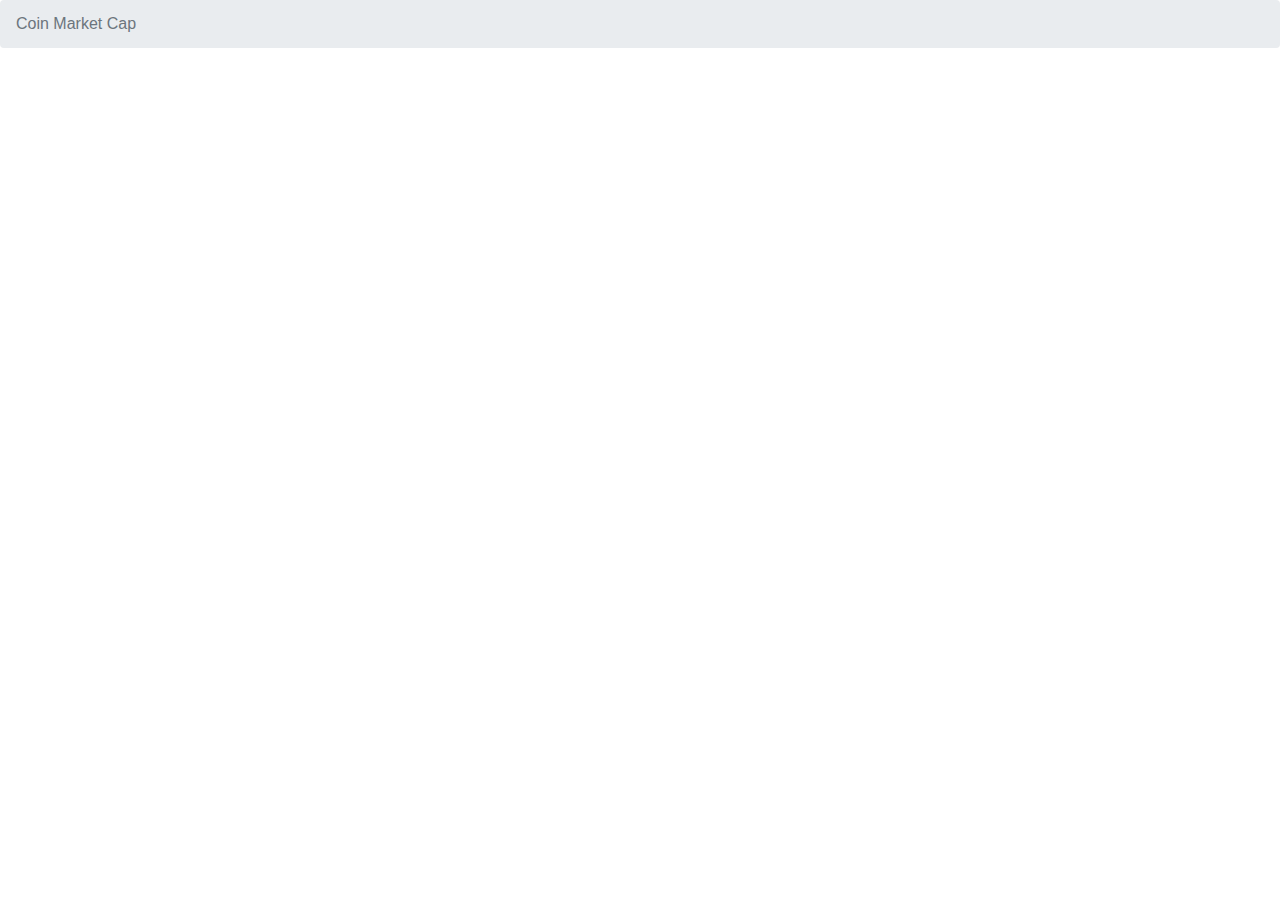
<file: api-criptomoedas/index.html>
<!DOCTYPE html>
<html>
    <head>
        <title>CoinMarketCap</title>
        <link rel="stylesheet" type="text/css"
        href="https://stackpath.bootstrapcdn.com/bootstrap/4.5.0/css/bootstrap.min.css">
        <meta charset="utf-8">       
    </head>
    <body>
        <nav aria-label="breadcrumb">
            <ol class="breadcrumb">
              <li class="breadcrumb-item active" aria-current="page">Coin Market Cap</li>
            </ol>
          </nav>
        
          <div class="d-flex p-3 bd-highlight">
            <div id='coins'></div>
          </div>
       

        <script type="text/javascript">
            //My api key
            var apikey = {
                key: 'SUA API KEY AQUI:)'
            }

        //GET Fetch Requisition
        fetch('https://pro-api.coinmarketcap.com/v1/cryptocurrency/map?CMC_PRO_API_KEY=' +
                apikey.key)
                .then((response) => {
                    if(!response.ok) throw new Error('Erro ao executar a requisição, status ' + response.status);
                    return response.json();
            })
            .then((api) => {
                
                var texto = "";
                // Get 10 coins and symbols 
                for(let i = 0; i < 10; i++){



                //Show API information

                   texto = texto + `
                  
                    <div class="media">
                        <img src="coin.jpg" class="align-self-center mr-3" alt="coin" width="100" height="60">
                        <div class="media-body">
                        <h5 class="mt-2">${api.data[i].name}</h5>
                        <p>${api.data[i].symbol}</p>
                        </div>
                    </div>
               
                    `;

                    document.getElementById("coins").innerHTML = texto;
                    
                }
            })
            .catch((error) => {
                console.error(error.message);
            });
        </script>    
    </body>
</html>
</file>
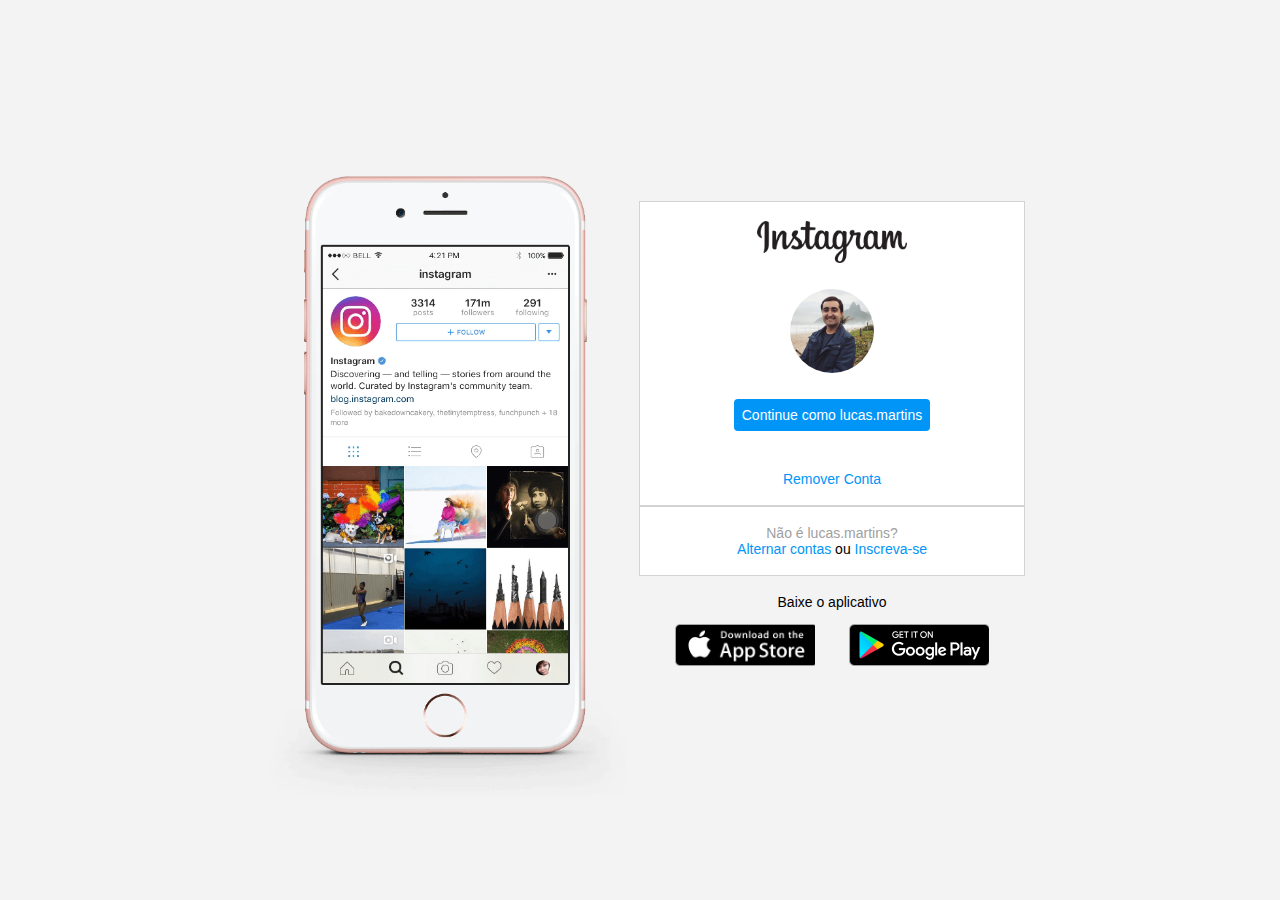
<file: instagram/index.html>
<!DOCTYPE html>
<html lang="pt-br">
<head>
    <meta charset="UTF-8">
    <meta name="viewport" content="width=device-width, initial-scale=1.0">
    <title>Instagram</title>
    <link rel='stylesheet' href='style.css' />
</head>
<body>
    <div class="instagram-wrapper">
        <div class="instagram-phone">
            <img src='./img//instagram-celular.png' alt='celular'/>
        </div>
        <div class="instagram-continue">
            <div class="group">
                <img src='./img/instagram-logo.png' alt='intagram-logo' class='instagram-logo' />
                <div class="profile-photo">
                    <img src='./img/perfil-instagram.jpg' alt='foto de perfil' />
                </div>
                <a href="#" class='instagram-login'>Continue como lucas.martins</a>
                <a href="#" class='instagram-logout'>Remover Conta</a>
            </div>
            <div class="group">
                <p class="not-account">Não é lucas.martins?</p>
                <p class="notaccount">
                    <span class="link-blue">Alternar contas</span>
                    ou
                    <span class="link-blue">Inscreva-se</span>
                </p>
            </div>
            <div class="get-the-app">
                <p class="get-app">Baixe o aplicativo</p>
                <div class="download">
                    <a href="#" class='app-download'></a>
                    <a href="#" class='app-download'></a>
                </div>
            </div>
        </div>
    </div>
</body>
</html>
</file>
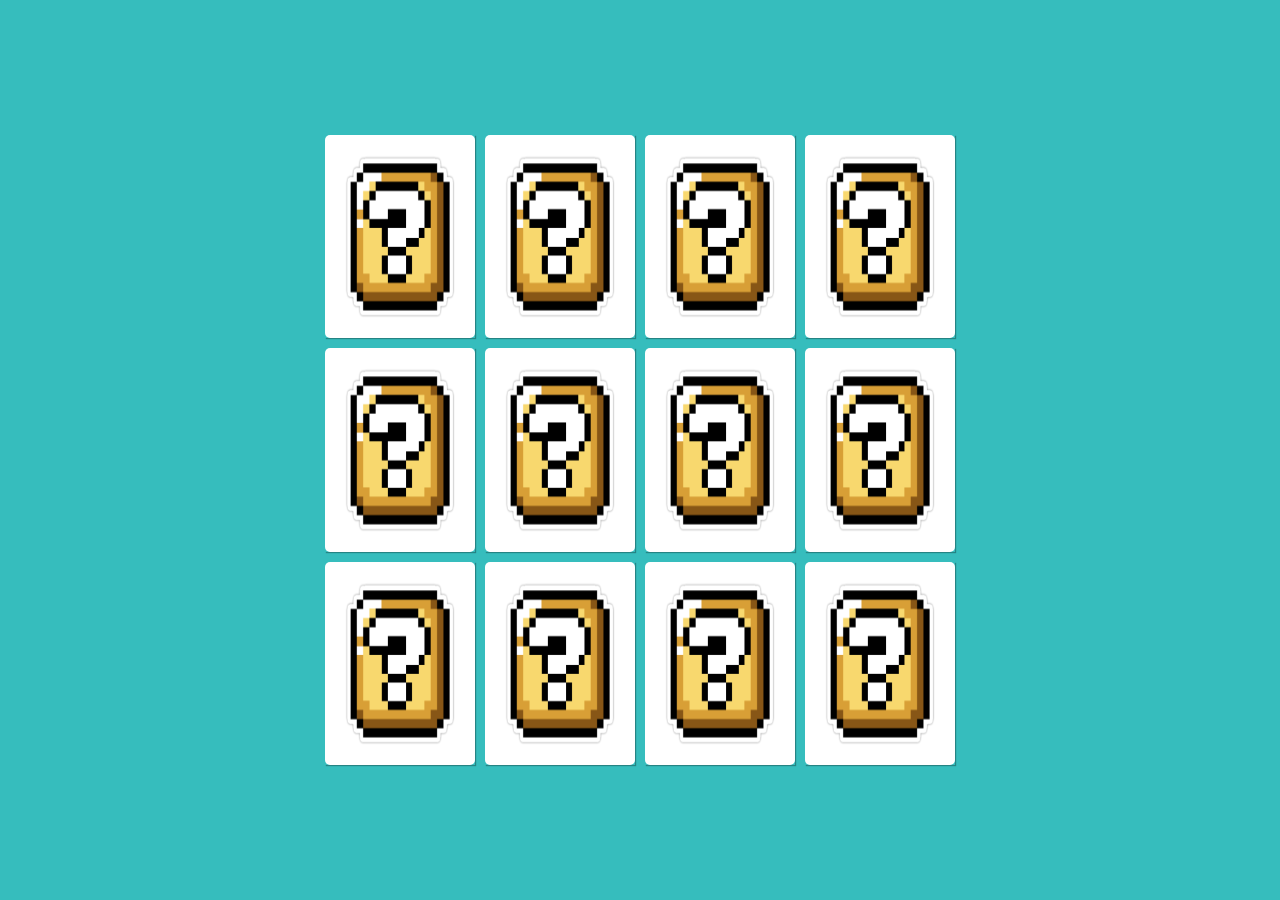
<file: jogo da memoria/index.html>
<!DOCTYPE html>
<html lang="en">
<head>
    <meta charset="UTF-8">
    <meta name="viewport" content="width=device-width, initial-scale=1.0">
    <title>Jogo da memória</title>
    <link rel="stylesheet" href="style.css">
</head>
<body>
    <main class="memory-game">
        <div class="card" data-card="bowser">
            <img class="card-front" src="./img/bowser.jpg" alt="Face da carta">
            <img class="card-back" src="./img/box.png" alt="Verso da carta">
        </div>
        <div class="card" data-card="luigi">
            <img class="card-front" src="./img/luigi.png" alt="Face da carta">
            <img class="card-back" src="./img/box.png" alt="Verso da carta">
        </div>
        <div class="card" data-card="mario">
            <img class="card-front" src="./img/mario.png" alt="Face da carta">
            <img class="card-back" src="./img/box.png" alt="Verso da carta">
        </div>
        <div class="card" data-card="peach">
            <img class="card-front" src="./img/peach.png" alt="Face da carta">
            <img class="card-back" src="./img/box.png" alt="Verso da carta">
        </div>
        <div class="card" data-card="toad">
            <img class="card-front" src="./img/toad.png" alt="Face da carta">
            <img class="card-back" src="./img/box.png" alt="Verso da carta">
        </div>
        <div class="card" data-card="yoshi">
            <img class="card-front" src="./img/yoshi.png" alt="Face da carta">
            <img class="card-back" src="./img/box.png" alt="Verso da carta">
        </div>
        <div class="card" data-card="bowser">
            <img class="card-front" src="./img/bowser.jpg" alt="Face da carta">
            <img class="card-back" src="./img/box.png" alt="Verso da carta">
        </div>
        <div class="card" data-card="luigi">
            <img class="card-front" src="./img/luigi.png" alt="Face da carta">
            <img class="card-back" src="./img/box.png" alt="Verso da carta">
        </div>
        <div class="card" data-card="mario">
            <img class="card-front" src="./img/mario.png" alt="Face da carta">
            <img class="card-back" src="./img/box.png" alt="Verso da carta">
        </div>
        <div class="card" data-card="peach">
            <img class="card-front" src="./img/peach.png" alt="Face da carta">
            <img class="card-back" src="./img/box.png" alt="Verso da carta">
        </div>
        <div class="card" data-card="toad">
            <img class="card-front" src="./img/toad.png" alt="Face da carta">
            <img class="card-back" src="./img/box.png" alt="Verso da carta">
        </div>
        <div class="card" data-card="yoshi">
            <img class="card-front" src="./img/yoshi.png" alt="Face da carta">
            <img class="card-back" src="./img/box.png" alt="Verso da carta">
        </div>
    </main>
    <script src="./script.js"></script>
</body>
</html>
</file>
<file: instagram/style.css>
* {
    padding: 0;
    margin: 0;
    box-sizing: none;
    text-decoration: none;
    font-family: sans-serif;
    font-size: 14px;
}

body {
    width: 100%;
    min-height: 100vh;
    background-color: rgb(243, 243, 243);
    margin: 0;
    padding: 0;
    display: flex;
    justify-content: center;
}

.instagram-wrapper {
    display: flex;
    align-items: center;
    justify-content: start;
    width: 60%;
    height: 100vh;
}

.instagram-phone {
    display: flex;
    align-items: center;
    justify-content: center;
    width: 50%;
}

.instagram-phone img {
    height: 50rem;
}

.instagram-continue {
    display: flex;
    align-items: center;
    justify-content: space-around;
    flex-direction: column;
    width: 50%;
    min-height: 34rem;
}

.group {
    display: flex;
    justify-content: space-between;
    align-items: center;
    flex-direction: column;
    background-color: #ffffff;
    width: 100%;
    padding: 1.3rem 0;
    border: 1px solid lightgray
}

.group:nth-child(1) {
    min-height: 19rem;
}

.instagram-logo {
    height: 3rem;
}

.profile-photo {
    display: flex;
    justify-content: center;
    align-items: center;
    border-radius: 50%;
    overflow: hidden;
}

.profile-photo img {
    height: 6rem;
}

.instagram-login {
    background-color: #0095f6;
    color: #ffffff;
    padding: 8px;
    border-radius: 4px;
}

.instagram-logout {
    color: #0095f6;
    margin-top: 1rem;
}

.not-account {
    color: rgb(160, 160, 160);
}

.link-blue {
    color: #0095f6;
}

.get-the-app {
    display: flex;
    flex-direction: column;
    align-items: center;
    justify-content: center;
    width: 100%;
    padding: 1.3rem 0;
}

.download {
    display: flex;
    width: 100%;
    justify-content: space-evenly;
    align-items: center;
    padding: 1rem;
}

.app-download {
    height: 3rem;
    width: 10rem;
    background-size: cover;
}

.app-download:nth-child(1) {
    background-image: url('./img/apple-button.png');
}

.app-download:nth-child(2) {
    background-image: url('./img/googleplay-button.png');
}

/* media queries */
@media (max-width: 1024px) {
    .instagram-wrapper {
        width: 90%;
    }
}

@media (max-width: 650px) {
    body {
        background-color: #ffffff;
    }

    .group {
        border: 1px solid transparent;
    }

    .instagram-wrapper {
        width: 90%;
    }

    .instagram-phone {
        display: none;
    }

    .instagram-continue {
        width: 100%;
    }
}
</file>
<file: jogo da memoria/style.css>
* {
    padding: 0;
    margin: 0;
    box-sizing: border-box;
}

body {
    height: 100vh;
    display: flex;
    background-color: rgb(54,189,189);
}

.memory-game {
    height: 640px;
    width: 640px;
    margin: auto;
    display: flex;
    flex-wrap: wrap;
    perspective: 1000px;
}

.card {
    height: calc(33.333% - 10px);
    width: calc(25% - 10px);
    margin: 5px;
    position: relative;
    box-shadow: 1px 1px 1px rgba(1,1,1,.3);
    cursor: pointer;
    transform: scale(1);
    transform-style: preserve-3d; /* nao deixa o elemento achatado no plano */
    transition: transform .9s;
}

.card:active {
    transform: scale(0.97);
    transition: transform.3s;
}

.card-front, .card-back {
    width: 100%;
    height: 100%;
    padding: 20px;
    position: absolute;
    border-radius: 5px;
    background: #ffffff;
    backface-visibility: hidden; /* propriedade que retira o verso do elemento */
}

.card-front {
    transform: rotateY(180deg);
}

/* flip card */

.card.flip {
    transform: rotateY(180deg);
}
</file>
